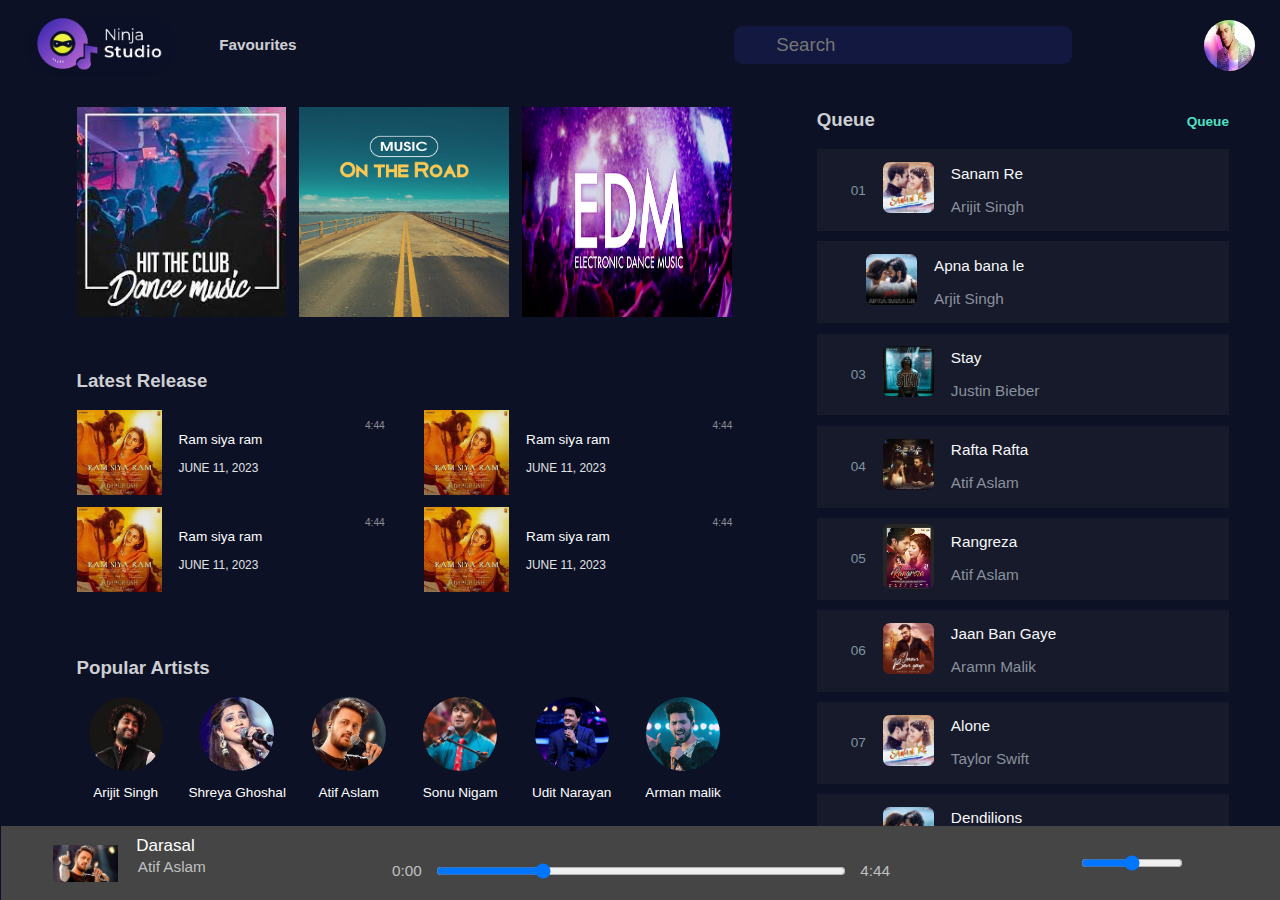
<file: index.html>
<!DOCTYPE html>
<html lang="en">

<head>
    <title>Ninja Studio - Music Player</title>
    <meta content="" name="Ninja Studio's Music Player">
    <meta name="description" content="Ninja Studio's Music Player">
    <meta name="keywords" content="Ninja, Studio, NinjaStudio, Music, Player">

    <meta charset="UTF-8">
    <!-- set viewport meta property -->
    <meta name="viewport" content="Width=device-width, initial-scale=1.0">

    <!-- linking the css file -->
    <link rel="stylesheet" href="style.css">

    <!-- use the below to use font-awesome icons -->
    <link rel="stylesheet" href="https://use.fontawesome.com/releases/v5.15.3/css/all.css" integrity="sha384-SZXxX4whJ79/gErwcOYf+zWLeJdY/qpuqC4cAa9rOGUstPomtqpuNWT9wdPEn2fk" crossorigin="anonymous">
</head>
<!-- body -->

<body>
    <div class="main-container">
        <header class="header">
            <div class="logo">
                <img src="Image/logo.png">
                <p class="fav">Favourites</p>
            </div>
            <div class="searchbox-container">
                <div class="search-box">
                    <i class="fas fa-search"></i>
                    <input type="text" placeholder="Search">
                    <i class="fas fa-microphone"></i>
                </div>
                <i class="fas bell fa-bell"></i>
                <img class="profile-photo" src="Image/justin.jpg">
            </div>
        </header>

        <div class="for-responsiveness">
            <main>
                <div class="carousel">
               
                   <img src="Image/dance.jpg">
                    <img src="Image/roadtrip.jpg">
                    <img src="Image/edm.jpg">
            </div>

                <div id="queue-1" class="queue-container">
                    <div class="queue-header">
                        <p>Queue</p>
                        <div class="queue-btn-container">

                            <!-- here label is acting as a button for dropdown effect -->
                            <label for="mycheckbox">Queue <span><i class="fas fa-angle-down"></i></span></label>
                            <input type="checkbox" id="mycheckbox">
                            <div class="queue-btn-dropdown">
                                <a href="">Playlists</a>
                                <hr>
                                <a href="">Favourite Songs</a>
                            </div>
                        </div>
                    </div>

                   <div class="queue-elements-container">
                    <div class="queue-element">
                        <div class="song-image-container">
                            <p class="queue-number">01</p>
                            <div class="image-container">
                                <img class="queue-song-img" src="Image/sanam re.jpg">
                                <i class="fas play-btn fa-play"></i>
                            </div>
                            <div class="song-and-artist-container">
                                <p class="queue-song-name">Sanam Re</p>
                                <p class="queue-artist-name">Arijit Singh</p>
                            </div>
                        </div>
                        <span class="nav-link">
                            <button></button><button><i class="far wishlist-icon fa-heart"></i></button>                        
                        </span>
                    </div>
                    <div class="queue-element">
                        <div class="song-image-container">
                            <i class="fas currently-on-song fa-stream"></i>
                            <div class="image-container">
                                
                                <img class="queue-song-img" src="Image/apna bana le.jpg">
                                <i class="fas play-btn fa-play"></i>
                            </div>
                            <div class="song-and-artist-container">
                                <p class="queue-song-name">Apna bana le</p>
                                <p class="queue-artist-name">Arijit Singh</p>
                            </div>
                        </div>
                        <span class="nav-link">
                            <button><i class="far wishlist-icon fa-heart"></i></button>
                        </span>
                    </div>
                    <div class="queue-element">
                        <div class="song-image-container">
                            <p class="queue-number">03</p>
                            <div class="image-container">
                                <img class="queue-song-img" src="Image/stay.png">
                                <i class="fas play-btn fa-play"></i>
                            </div>
                            <div class="song-and-artist-container">
                                <p class="queue-song-name">Stay</p>
                                <p class="queue-artist-name">Justin Beiber</p>
                            </div>
                        </div>
                        <span class="nav-link">
                            <button><i class="far wishlist-icon fa-heart"></i></button>
                        </span>
                    </div>
                    <div class="queue-element">
                        <div class="song-image-container">
                            <p class="queue-number">04</p>
                            <div class="image-container">
                                <img class="queue-song-img" src="Image/rafta.jpg">
                                <i class="fas play-btn fa-play"></i>
                            </div>
                            <div class="song-and-artist-container">
                                <p class="queue-song-name">Rafta Rafta</p>
                                <p class="queue-artist-name">Atif Aslam</p>
                            </div>
                        </div>
                        <span class="nav-link">
                            <button><i class="far wishlist-icon fa-heart"></i></button>
                        </span>

                    </div>
                    <div class="queue-element">
                        <div class="song-image-container">
                            <p class="queue-number">05</p>
                            <div class="image-container">
                                <img class="queue-song-img" src="Image/rangreza.jpg">
                                <i class="fas play-btn fa-play"></i>
                            </div>
                            <div class="song-and-artist-container">
                                <p class="queue-song-name">Rangreza</p>
                                <p class="queue-artist-name">Ranu mandal
                            </p></div>
                        </div>
                        <span class="nav-link">
                            <button><i class="far wishlist-icon fa-heart"></i></button>
                        </span>
                    </div>
                    <div class="queue-element">
                        <div class="song-image-container">
                            <p class="queue-number">06</p>
                            <div class="image-container">
                                <img class="queue-song-img" src="Image/jan ban agye.jpg">
                                <i class="fas play-btn fa-play"></i>
                            </div>
                            <div class="song-and-artist-container">
                                <p class="queue-song-name">Jaan Ban Gaye</p>
                                <p class="queue-artist-name">Arijit Singh</p>
                            </div>
                        </div>
                        <span class="nav-link">
                            <button><i class="far wishlist-icon fa-heart"></i></button>
                        </span>
                    </div>
                    <div class="queue-element">
                        <div class="song-image-container">
                            <p class="queue-number">07</p>
                            <div class="image-container">
                                <img class="queue-song-img" src="Image/sanam re.jpg">
                                <i class="fas play-btn fa-play"></i>
                            </div>
                            <div class="song-and-artist-container">
                                <p class="queue-song-name">Ram siya ram</p>
                                <p class="queue-artist-name">Sachet Tondon</p>
                            </div>
                        </div>
                        <span class="nav-link">
                            <button><i class="far wishlist-icon fa-heart"></i></button>
                        </span>
                    </div>
                    <div class="queue-element">
                        <div class="song-image-container">
                            <p class="queue-number">08</p>
                            <div class="image-container">
                                <img class="queue-song-img" src="Image/apna bana le.jpg">
                                <i class="fas play-btn fa-play"></i>
                            </div>
                            <div class="song-and-artist-container">
                                <p class="queue-song-name">Dendilions</p>
                                <p class="queue-artist-name">Dua Lipa</p>
                            </div>
                        </div>
                        <span class="nav-link">
                            <button><i class="far wishlist-icon fa-heart"></i></button>
                        </span>
                    </div>
                    <div class="queue-element">
                        <div class="song-image-container">
                            <p class="queue-number">09</p>
                            <div class="image-container">
                                <img class="queue-song-img" src="Image/stay.png">
                                <i class="fas play-btn fa-play"></i>
                            </div>
                            <div class="song-and-artist-container">
                                <p class="queue-song-name">Shape Of You</p>
                                <p class="queue-artist-name">Ed Sheeran</p>
                            </div>
                        </div>
                        <span class="nav-link">
                            <button><i class="far wishlist-icon fa-heart"></i></button>
                        </span>
                    </div>
                    <div class="queue-element">
                        <div class="song-image-container">
                            <p class="queue-number">10</p>
                            <div class="image-container">
                                <img class="queue-song-img" src="Image/rafta.jpg">
                                <i class="fas play-btn fa-play"></i>
                            </div>
                            <div class="song-and-artist-container">
                                <p class="queue-song-name">Unstoppable</p>
                                <p class="queue-artist-name">Sia</p>
                            </div>
                        </div>
                        <span class="nav-link">
                            <button><i class="far wishlist-icon fa-heart"></i></button>
                        </span>
                    </div>
                    <div class="queue-element">
                        <div class="song-image-container">
                            <p class="queue-number">11</p>
                            <div class="image-container">
                                <img class="queue-song-img" src="Image/rangreza.jpg">
                                <i class="fas play-btn fa-play"></i>
                            </div>
                            <div class="song-and-artist-container">
                                <p class="queue-song-name">Alone</p>
                                <p class="queue-artist-name">Alan walker</p>
                            </div>
                        </div>
                        <span class="nav-link">
                            <button><i class="far wishlist-icon fa-heart"></i></button>
                        </span>
                    </div>
                    <div class="queue-element">
                        <div class="song-image-container">
                            <p class="queue-number">12</p>
                            <div class="image-container">
                                <img class="queue-song-img" src="Image/jan ban agye.jpg">
                                <i class="fas play-btn fa-play"></i>
                            </div>
                            <div class="song-and-artist-container">
                                <p class="queue-song-name">hymns of weekend</p>
                                <p class="queue-artist-name">Coldplay</p>
                            </div>
                        </div>
                        <span class="nav-link">
                            <button><i class="far wishlist-icon fa-heart"></i></button>
                        </span>
                    </div>
                </div>
            </div>

                <div class="latest-release-container">
                    <div class="latest-release-header">
                        <p>Latest Release</p>
                    </div>
                    <div class="latest-release-cards-container">
                        <div class="latest-release-card">
                            <div class="song-name-and-img-container">
                                <div class="latest-release-img-container">
                                    <label for="play-btn-checkbox1" class="just">
                                    <i class="fas latest-release-play-btn fa-play play-1"></i>
                                     <input type="checkbox" id="play-btn-checkbox1">
                                    


                                     <label for="pause-btn-checkbox1">
                                    <i class="latest-release-pause-btn fas fa-pause pause-1"></i>
                                    <input type="checkbox" id="pause-btn-checkbox1">
                                    </label>
                                </div>
                                <div>
                                    <p class="song-name">Ram siya ram</p>
                                    <p class="date">JUNE 11, 2023</p>
                                </div>
                            </div>

                            <div class="latest-release-dropdown-container">
                                <label for="latest-release-checkbox1"><i class="fas more-details fa-ellipsis-h"></i></label>
                                <input type="checkbox" id="latest-release-checkbox1">
                                <div class="latest-release-dropdown">

                                    <div class="links-container">
                                        <i class="fas fa-play"></i>
                                        <a href="">Play Now</a>
                                    </div>

                                    <hr>

                                    <div class="links-container">
                                        <i class="fas fa-plus"></i>
                                        <a href="">Add To Queue</a>
                                    </div>

                                    <hr>

                                    <div class="links-container">
                                        <i class="fas fa-bars"></i>
                                        <a href="">Add To Favourites</a>
                                    </div>

                                    <hr>

                                    <div class="links-container">
                                        <i class="fas fa-exclamation-circle"></i>
                                        <a href=""><span></span>Get Info</a>
                                    </div>

                                </div>
                                <p class="time">4:44</p>
                            </div>

                        </div>
                        <div class="latest-release-card">
                            <div class="song-name-and-img-container">
                                <div class="latest-release-img-container">
                                    <label for="play-btn-checkbox2"><i class="fas latest-release-play-btn fa-play play-2"></i><i class="latest-release-pause-btn fas fa-pause pause-2"></i></label>
                                </div>
                                <div>
                                    <p class="song-name">Ram siya ram</p>
                                    <p class="date">JUNE 11, 2023</p>
                                </div>
                            </div>

                            <div class="latest-release-dropdown-container">
                                <label for="latest-release-checkbox2"><i class="fas more-details fa-ellipsis-h"></i></label>
                                <input type="checkbox" id="latest-release-checkbox2">
                                <div class="latest-release-dropdown">

                                    <div class="links-container">
                                        <i class="fas fa-play"></i>
                                        <a href="">Play Now</a>
                                    </div>

                                    <hr>

                                    <div class="links-container">
                                        <i class="fas fa-plus"></i>
                                        <a href="">Add To Queue</a>
                                    </div>

                                    <hr>

                                    <div class="links-container">
                                        <i class="fas fa-bars"></i>
                                        <a href="">Add To Favourites</a>
                                    </div>

                                    <hr>

                                    <div class="links-container">
                                        <i class="fas fa-exclamation-circle"></i>
                                        <a href=""><span></span>Get Info</a>
                                    </div>

                                </div>
                                <p class="time">4:44</p>
                            </div>

                        </div>
                    </div>
                    <div class="latest-release-cards-container">
                        <div class="latest-release-card">
                            <div class="song-name-and-img-container">
                                <div class="latest-release-img-container">
                                    <label for="play-btn-checkbox3"><i class="fas latest-release-play-btn fa-play play-3"></i><i class="latest-release-pause-btn fas fa-pause pause-3"></i></label>
                                </div>
                                <div>
                                    <p class="song-name">Ram siya ram</p>
                                    <p class="date">JUNE 11, 2023</p>
                                </div>
                            </div>

                            <div class="latest-release-dropdown-container">
                                <label for="latest-release-checkbox3"><i class="fas more-details fa-ellipsis-h"></i></label>
                                <input type="checkbox" id="latest-release-checkbox3">
                                <div class="latest-release-dropdown">

                                    <div class="links-container">
                                        <i class="fas fa-play"></i>
                                        <a href="">Play Now</a>
                                    </div>

                                    <hr>

                                    <div class="links-container">
                                        <i class="fas fa-plus"></i>
                                        <a href="">Add To Queue</a>
                                    </div>

                                    <hr>

                                    <div class="links-container">
                                        <i class="fas fa-bars"></i>
                                        <a href="">Add To Favourites</a>
                                    </div>

                                    <hr>

                                    <div class="links-container">
                                        <i class="fas fa-exclamation-circle"></i>
                                        <a href=""><span></span>Get Info</a>
                                    </div>

                                </div>
                                <p class="time">4:44</p>
                            </div>

                        </div>
                        <div class="latest-release-card">
                            <div class="song-name-and-img-container">
                                <div class="latest-release-img-container">
                                    <label for="play-btn-checkbox4"><i class="fas latest-release-play-btn fa-play play-4"></i><i class="latest-release-pause-btn fas fa-pause pause-4"></i></label>
                                </div>
                                <div>
                                    <p class="song-name">Ram siya ram</p>
                                    <p class="date">JUNE 11, 2023</p>
                                </div>
                            </div>

                            <div class="latest-release-dropdown-container">
                                <label for="latest-release-checkbox4"><i class="fas more-details fa-ellipsis-h"></i></label>
                                <input type="checkbox" id="latest-release-checkbox4">
                                <div class="latest-release-dropdown">

                                    <div class="links-container">
                                        <i class="fas fa-play"></i>
                                        <a href="">Play Now</a>
                                    </div>

                                    <hr>

                                    <div class="links-container">
                                        <i class="fas fa-plus"></i>
                                        <a href="">Add To Queue</a>
                                    </div>

                                    <hr>

                                    <div class="links-container">
                                        <i class="fas fa-bars"></i>
                                        <a href="">Add To Favourites</a>
                                    </div>

                                    <hr>

                                    <div class="links-container">
                                        <i class="fas fa-exclamation-circle"></i>
                                        <a href=""><span></span>Get Info</a>
                                    </div>

                                </div>
                                <p class="time">4:44</p>
                            </div>

                        </div>
                    </div>
                </div>

                <div class="popular-artists-container">
                    <div class="popular-artists-header">
                        <p>Popular Artists</p>
                    </div>
                    <div class="popular-artists-img-container">
                        <div class="popular-artists-1-container">
                            <div class="popular-artists-img1-container">
                                <div class="popular-artists">
                                    <a href="index2.html"><i class="fas popular-artists-play-btn fa-play"></i></a>
                                </div>
                            </div>

                            <p>Arijit Singh</p>
                        </div>
                        <div class="popular-artists-1-container">
                            <div class="popular-artists-img1-container">
                                <div class="popular-artists popular-artists-2">
                                    <a href="index2.html"><i class="fas popular-artists-play-btn fa-play"></i></a>
                                </div>
                            </div>

                            <p>Shreya Ghoshal</p>
                        </div>
                        <div class="popular-artists-1-container">
                            <div class="popular-artists-img1-container">
                                <div class="popular-artists popular-artists-3">
                                    <a href="index2.html"><i class="fas popular-artists-play-btn fa-play"></i></a>
                                </div>
                            </div>

                            <p>Atif Aslam</p>
                        </div>
                        <div class="popular-artists-1-container">
                            <div class="popular-artists-img1-container">
                                <div class="popular-artists popular-artists-4">
                                    <a href="index2.html"><i class="fas popular-artists-play-btn fa-play"></i></a>
                                </div>
                            </div>

                            <p>Sonu Nigam</p>
                        </div>
                        <div class="popular-artists-1-container">
                            <div class="popular-artists-img1-container">
                                <div class="popular-artists popular-artists-5">
                                    <a href="index2.html"><i class="fas popular-artists-play-btn fa-play"></i></a>
                                </div>
                            </div>

                            <p>Udit Narayan</p>
                        </div>
                        <div class="popular-artists-1-container">
                            <div class="popular-artists-img1-container">
                                <div class="popular-artists popular-artists-6">
                                    <a href="index2.html"><i class="fas popular-artists-play-btn fa-play"></i></a>
                                </div>
                            </div>

                            <p>Arman malik</p>
                        </div>
                    </div>
                </div>

                <div class="stations-container">
                    <div class="stations-logo-container">
                        <div class="stations-logo-img-container">

                        </div>
                    </div>

                    <div class="stations-img-container">
                        <div class="stations-img">
                            <!-- <div class="station-1"> -->
                            <div class="img-1">

                            </div>
                            <!-- <p>Love</p>
                  </div> -->
                        </div>
                        <p class="stations-para">Love</p>
                    </div>

                    <div class="stations-img-container">
                        <div class="stations-img">
                            <!-- <div class="station-1"> -->
                            <div class="img-1 img-2">

                            </div>
                            <!-- <p>Love</p>
                  </div> -->
                        </div>
                        <p class="stations-para">Retro</p>
                    </div>

                    <div class="stations-img-container">
                        <div class="stations-img">
                            <!-- <div class="station-1"> -->
                            <div class="img-1 img-3">

                            </div>
                            <!-- <p>Love</p>
              </div> -->
                        </div>
                        <p class="stations-para">Chill</p>
                    </div>

                    <div class="stations-img-container">
                        <div class="stations-img">
                            <!-- <div class="station-1"> -->
                            <div class="img-1 img-4">

                            </div>
                            <!-- <p>Love</p>
              </div> -->
                        </div>
                        <p class="stations-para">Workout</p>
                    </div>

                    <div class="stations-img-container">
                        <div class="stations-img">
                            <!-- <div class="station-1"> -->
                            <div class="img-1 img-5">

                            </div>
                            <!-- <p>Love</p> -->
                            <!-- </div> -->
                        </div>
                        <p class="stations-para">Rock</p>
                    </div>

                    <div class="stations-img-container">
                        <div class="stations-img">
                            <!-- <div class="station-1"> -->
                            <div class="img-1 img-6">

                            </div>
                            <!-- <p>Love</p>
              </div> -->
                        </div>
                        <p class="stations-para">Pop</p>
                    </div>
                </div>

                <div class="genre-container">
                    <div class="genre-img-container">
                        <p>Party</p>
                    </div>

                    <div class="genre-img-container genre-img-2">
                        <p>Electronic</p>
                    </div>

                    <div class="genre-img-container genre-img-3">
                        <p>Road Trip</p>
                    </div>
                </div>

                <div class="latest-english-container">
                    <div class="latest-english-header">
                        <p>Latest English</p>
                    </div>

                    <div class="latest-english-content">
                        <div class="latest-english-card-container">
                            <img src="Image/hurts-so.jpg">
                            <p>Hurts so Good</p>
                            <p>JUNE 11, 2023</p>
                        </div>
                        <div class="latest-english-card-container">
                            <img src="Image/dendilions.jpg">
                            <p>Dendilions</p>
                            <p>JUNE 11, 2023</p>
                        </div>
                        <div class="latest-english-card-container">
                            <img src="Image/gangsta.jpg">
                            <p>Paradise</p>
                            <p>JUNE 11, 2023</p>
                        </div>
                        <div class="latest-english-card-container">
                            <img src="Image/infinity.jpg">
                            <p>Infinity</p>
                            <p>JUNE 11, 2023</p>
                        </div>
                        <div class="latest-english-card-container">
                            <img src="Image/Alone.jpg">
                            <p>Alone pt-II</p>
                            <p>JUNE 11, 2023</p>
                        </div>
                        <div class="latest-english-card-container">
                            <img src="Image/stay.png">
                            <p>Stay</p>
                            <p>JUNE 11, 2023</p>
                        </div>
                    </div>
                </div>
                <!-- Latest English Container -->
                <div class="latest-english-container">
                    <div class="latest-english-header">
                        <p>Latest Hindi</p>
                    </div>

                    <div class="latest-english-content">
                        <div class="latest-english-card-container">
                            <img src="Image/deva deva.jpg">
                            <p>Deva Deva</p>
                            <p>JUNE 11, 2023</p>
                        </div>
                        <div class="latest-english-card-container">
                            <img src="Image/apna bana le.jpg">
                            <p>Apna Bana Le</p>
                            <p>JUNE 11, 2023</p>
                        </div>
                        <div class="latest-english-card-container">
                            <img src="Image/phir aur kya.jpg">
                            <p>Phir Aur kya</p>
                            <p>JUNE 11, 2023</p>
                        </div>
                        <div class="latest-english-card-container">
                            <img src="Image/zihale.jpg">
                            <p>Zihal-e-Miskin</p>
                            <p>JUNE 11, 2023</p>
                        </div>
                        <div class="latest-english-card-container">
                            <img src="Image/rafta.jpg">
                            <p>Rafta Rafta</p>
                            <p>JUNE 11, 2023</p>
                        </div>
                        <div class="latest-english-card-container">
                            <img src="Image/sanam re.jpg">
                            <p>Sanam Re</p>
                            <p>JUNE 11, 2023</p>
                        </div>
                    </div>
                </div>
            </main>

        <!-- Queue Container 2 -->
            <div id="queue-2" class="queue-container">
                <div class="queue-header">
                    <p>Queue</p>
                    <div class="queue-btn-container">

                        <!-- here label is acting as a button for dropdown effect -->
                        <label for="mycheckbox2">Queue<span><i class="fas fa-angle-down"></i></span></label>
                        <input type="checkbox" id="mycheckbox2">
                        <div class="queue-btn-dropdown">
                            <a href="">Playlists</a>
                            <hr>
                            <a href="">Favourite Songs</a>
                        </div>
                    </div>
                </div>

                <div class="queue-elements-container">
                    <div class="queue-element">
                        <div class="song-image-container">
                            <p class="queue-number">01</p>
                            <div class="image-container">
                                <img class="queue-song-img" src="Image/sanam re.jpg">
                                <i class="fas play-btn fa-play"></i>
                            </div>
                            <div class="song-and-artist-container">
                                <p class="queue-song-name">Sanam Re</p>
                                <p class="queue-artist-name">Arijit Singh</p>
                            </div>
                        </div>
                        <span class="nav-link">
                            <button></button><button><i class="far wishlist-icon fa-heart"></i></button>                        
                        </span>
                    </div>
                    <div class="queue-element">
                        <div class="song-image-container">
                            <i class="fas currently-on-song fa-stream"></i>
                            <div class="image-container">
                                
                                <img class="queue-song-img" src="Image/apna bana le.jpg">
                                <i class="fas play-btn fa-play"></i>
                            </div>
                            <div class="song-and-artist-container">
                                <p class="queue-song-name">Apna bana le</p>
                                <p class="queue-artist-name">Arjit Singh</p>
                            </div>
                        </div>
                        <span class="nav-link">
                            <button><i class="far wishlist-icon fa-heart"></i></button>
                        </span>
                    </div>
                    <div class="queue-element">
                        <div class="song-image-container">
                            <p class="queue-number">03</p>
                            <div class="image-container">
                                <img class="queue-song-img" src="Image/stay.png">
                                <i class="fas play-btn fa-play"></i>
                            </div>
                            <div class="song-and-artist-container">
                                <p class="queue-song-name">Stay</p>
                                <p class="queue-artist-name">Justin Bieber</p>
                            </div>
                        </div>
                        <span class="nav-link">
                            <button><i class="far wishlist-icon fa-heart"></i></button>
                        </span>
                    </div>
                    <div class="queue-element">
                        <div class="song-image-container">
                            <p class="queue-number">04</p>
                            <div class="image-container">
                                <img class="queue-song-img" src="Image/rafta.jpg">
                                <i class="fas play-btn fa-play"></i>
                            </div>
                            <div class="song-and-artist-container">
                                <p class="queue-song-name">Rafta Rafta</p>
                                <p class="queue-artist-name">Atif Aslam</p>
                            </div>
                        </div>
                        <span class="nav-link">
                            <button><i class="far wishlist-icon fa-heart"></i></button>
                        </span>

                    </div>
                    <div class="queue-element">
                        <div class="song-image-container">
                            <p class="queue-number">05</p>
                            <div class="image-container">
                                <img class="queue-song-img" src="Image/rangreza.jpg">
                                <i class="fas play-btn fa-play"></i>
                            </div>
                            <div class="song-and-artist-container">
                                <p class="queue-song-name">Rangreza</p>
                                <p class="queue-artist-name">Atif Aslam
                            </p></div>
                        </div>
                        <span class="nav-link">
                            <button><i class="far wishlist-icon fa-heart"></i></button>
                        </span>
                    </div>
                    <div class="queue-element">
                        <div class="song-image-container">
                            <p class="queue-number">06</p>
                            <div class="image-container">
                                <img class="queue-song-img" src="Image/jan ban agye.jpg">
                                <i class="fas play-btn fa-play"></i>
                            </div>
                            <div class="song-and-artist-container">
                                <p class="queue-song-name">Jaan Ban Gaye</p>
                                <p class="queue-artist-name">Aramn Malik</p>
                            </div>
                        </div>
                        <span class="nav-link">
                            <button><i class="far wishlist-icon fa-heart"></i></button>
                        </span>
                    </div>
                    <div class="queue-element">
                        <div class="song-image-container">
                            <p class="queue-number">07</p>
                            <div class="image-container">
                                <img class="queue-song-img" src="Image/sanam re.jpg">
                                <i class="fas play-btn fa-play"></i>
                            </div>
                            <div class="song-and-artist-container">
                                <p class="queue-song-name">Alone</p>
                                <p class="queue-artist-name">Taylor Swift</p>
                            </div>
                        </div>
                        <span class="nav-link">
                            <button><i class="far wishlist-icon fa-heart"></i></button>
                        </span>
                    </div>
                    <div class="queue-element">
                        <div class="song-image-container">
                            <p class="queue-number">08</p>
                            <div class="image-container">
                                <img class="queue-song-img" src="Image/apna bana le.jpg">
                                <i class="fas play-btn fa-play"></i>
                            </div>
                            <div class="song-and-artist-container">
                                <p class="queue-song-name">Dendilions</p>
                                <p class="queue-artist-name">Dua Lipa</p>
                            </div>
                        </div>
                        <span class="nav-link">
                            <button><i class="far wishlist-icon fa-heart"></i></button>
                        </span>
                    </div>
                    <div class="queue-element">
                        <div class="song-image-container">
                            <p class="queue-number">09</p>
                            <div class="image-container">
                                <img class="queue-song-img" src="Image/stay.png">
                                <i class="fas play-btn fa-play"></i>
                            </div>
                            <div class="song-and-artist-container">
                                <p class="queue-song-name">On my Way</p>
                                <p class="queue-artist-name">Alan Walker</p>
                            </div>
                        </div>
                        <span class="nav-link">
                            <button><i class="far wishlist-icon fa-heart"></i></button>
                        </span>
                    </div>
                    <div class="queue-element">
                        <div class="song-image-container">
                            <p class="queue-number">10</p>
                            <div class="image-container">
                                <img class="queue-song-img" src="Image/rafta.jpg">
                                <i class="fas play-btn fa-play"></i>
                            </div>
                            <div class="song-and-artist-container">
                                <p class="queue-song-name">Unstoppable</p>
                                <p class="queue-artist-name">Sia</p>
                            </div>
                        </div>
                        <span class="nav-link">
                            <button><i class="far wishlist-icon fa-heart"></i></button>
                        </span>
                    </div>
                    <div class="queue-element">
                        <div class="song-image-container">
                            <p class="queue-number">11</p>
                            <div class="image-container">
                                <img class="queue-song-img" src="Image/rangreza.jpg">
                                <i class="fas play-btn fa-play"></i>
                            </div>
                            <div class="song-and-artist-container">
                                <p class="queue-song-name">underdog</p>
                                <p class="queue-artist-name">Sia</p>
                            </div>
                        </div>
                        <span class="nav-link">
                            <button><i class="far wishlist-icon fa-heart"></i></button>
                        </span>
                    </div>
                    <div class="queue-element">
                        <div class="song-image-container">
                            <p class="queue-number">12</p>
                            <div class="image-container">
                                <img class="queue-song-img" src="Image/jan ban agye.jpg">
                                <i class="fas play-btn fa-play"></i>
                            </div>
                            <div class="song-and-artist-container">
                                <p class="queue-song-name">hymns of weekend</p>
                                <p class="queue-artist-name">Coldplay</p>
                            </div>
                        </div>
                        <span class="nav-link">
                            <button><i class="far wishlist-icon fa-heart"></i></button>
                        </span>
                    </div>
                    <div class="queue-element">
                        <div class="song-image-container">
                            <p class="queue-number">13</p>
                            <div class="image-container">
                                <img class="queue-song-img" src="Image/jan ban agye.jpg">
                                <i class="fas play-btn fa-play"></i>
                            </div>
                            <div class="song-and-artist-container">
                                <p class="queue-song-name">hymns of weekend</p>
                                <p class="queue-artist-name">Coldplay</p>
                            </div>
                        </div>
                        <span class="nav-link">
                            <button><i class="far wishlist-icon fa-heart"></i></button>
                        </span>
                    </div>
                    <div class="queue-element">
                        <div class="song-image-container">
                            <p class="queue-number">14</p>
                            <div class="image-container">
                                <img class="queue-song-img" src="Image/jan ban agye.jpg">
                                <i class="fas play-btn fa-play"></i>
                            </div>
                            <div class="song-and-artist-container">
                                <p class="queue-song-name">hymns of weekend</p>
                                <p class="queue-artist-name">Coldplay</p>
                            </div>
                        </div>
                        <span class="nav-link">
                            <button><i class="far wishlist-icon fa-heart"></i></button>
                        </span>
                    </div>
                </div>
            </div>
        <footer class="footer">
            <!-- Song Thumnail, Title, Singer -->
            <div id="footer-song-info">
                <div id="footer-song-image"></div>
                <div id="footer-song-name">
                    <span style="color:white">Darasal</span>
                    <span class="subtitle">Atif Aslam</span>
                </div>
                <div style="display: inherit">
                    <span class="nav-link">
	                    <i class="far fa-heart subtitle"></i>
	                </span>
                    <span class="nav-link">
	                    <i class="fas fa-ban subtitle"></i>
	                </span>
                </div>
            </div>

            <!-- Contains Player Controls: Play, Pause, Next, Previous, Shuffle and Repeat with Slider -->
            <div id="player">

                <div id="player-control">
                    <div><i class="fas fa-random" style="color:white;"></i></div>
                    <div><i class="fas fa-step-backward" style="color:white;"></i></div>
                    <div><i class="far fa-pause-circle" style="font-size: 2rem; color:white;"></i></div>
                    <div><i class="fas fa-step-forward" style="color:white;"></i></div>
                    <div><i class="fas fa-redo" style="color:white;"></i></div>
                </div>

                <div id="player-slider-container">
                    <div class="subtitle">
                        0:00
                    </div>

                    <input type="range" min="0" max="100" value="25">

                    <div class="subtitle">
                        4:44
                    </div>
                </div>
            </div>

            <!-- Volume buttom, Expand button -->
            <div class="player-extras">
                <div>
                    <i class="fas fa-list-ul" style="color:white;"></i>
                </div>
                <div>
                    <i class="fas fa-laptop" style="color:white;"></i>
                </div>

                <div class="volume-container" style="color:white;">
                    <span><i class="fas fa-volume-up"></i></span>
                    <input type="range" min="0" max="100" value="50" class="slider" id="volume-slider">
                </div>
                <div><i class="fas fa-expand" style="color:white;"></i></div>
            </div>

        </footer>
    </div>



</div></body>

</html>
</file>
<file: style.css>
html {
  font-size: 7px;
}


* {
  box-sizing: border-box;
  font-family: Arial, Helvetica, sans-serif;
}

body {
  margin: 0;
}

.main-container {
  height: 100vh;
  background-color: #0C1126;
  overflow-y: auto;
}


/* header */

.header {
  height: 10vh;
  padding: 1.5rem;
  display: flex;
  justify-content: space-between;
  align-items: center;
}

.logo {
  display: flex;
  justify-content: flex-start;
  align-items: center;
  width: 18%;
}

.logo img {
  width: auto;
  height: 61px;
  border-radius: 2.5rem;
  margin-right: 0.8rem;
  max-height: 6rem;
  max-width: 18rem;
}

.fav {
  color: #CECFD3;
  font-size: 0.9rem;
  font-weight: 600;
  margin-left: 30px;
}

.searchbox-container {
  display: flex;
  justify-content: flex-end;
  align-items: center;
  width: 55%;
}

.search-box {
  padding: 0.5rem;
  padding-left: 0.5rem;
  padding-right: 0.5rem;
  background-color: #12183F;
  border-radius: 0.5rem;
  display: flex;
  align-items: center;
  justify-content: space-between;
  width: 50%;
  margin-right: 4rem;
}

.search-box input {
  font-size: 1.1rem;
  padding: 0.6rem;
  padding-left: 0.1rem;
  background-color: transparent;
  width: 80%;
  height: 0.7rem;
  border: 0;
  margin-left: 0.3rem;
  margin-right: 0.3rem;
  color: white;
}

.search-box input:focus {
  outline: none;
}

.search-box i {
  color: white;
  /* font-size: 2rem; */
}

.profile-photo {
  width: 3rem;
  height: 3rem;
  border-radius: 1.5rem;
  margin-left: 0.8rem;
}

.bell {
  color: #E7E7E6;
  margin-right: 50px;
}


/* content */

main {
  display: flex;
  flex-direction: column;
  justify-content: flex-start;
  align-items: center;
  height: 90vh;
  overflow-y: auto;
  padding: 1.5rem;
  padding-top: 1rem;
  padding-bottom: 0rem;
}


.nav-link a{
  padding: 8px 8px 8px 32px;
  text-decoration: none;
  font-size: 13px;
  color: #fff;
  display: block;
  transition: 0.3s;
}
.nav-link .active{
  color:#1dd65f;
}
.nav-text{
  padding-left: 18px;
}

.nav-link button {
  background: none;
  border: 0px;
  padding: 0px;
  font-size: 17px;
  line-height: 1;
  outline: none;
}

.nav-link button:hover {
  cursor: pointer;
}



.nav-link:hover a span{
  padding-left: 30px;
  transition: all 0.5s ease;
  color:#1dd65f;
}
.nav-link:hover i{
  color:#1dd65f;
}


/* carousel */

.carousel{
      width: 100%;
      margin-bottom: 2rem;
      display: flex;
      justify-content: space-between;
     

  }
.carousel img{
 width: 32%;
 height: 100%;
 transition: transform 0.2s ease-in-out;

}  

 .carousel img:hover{
transform: scale(1.1);
} 

/* queue */

.queue-container {
  width: 95%;
  margin-bottom: 2rem;
}

#queue-2 {
  display: none;
}

.queue-header {
  color: #CECFD3;
  font-size: 1.1rem;
  font-weight: 700;
  width: 100%;
  display: flex;
  justify-content: space-between;
  align-items: center;
}


/* implementing the dropdown(on queue button click) via checbox */


/* hide the checkbox */

.queue-header input {
  display: none;
}

.queue-header label {
  font-size: 0.8rem;
  color: #51E2C2;
}

.queue-btn-container {
  position: relative;
  cursor: pointer;
}


/* set position of dropdown absolute to the label to appear over other elements , set height 0 and overflow hidden add transition effect */

.queue-btn-dropdown {
  position: absolute;
  height: 0;
  overflow: hidden;
  top: 1.5rem;
  left: -4rem;
  background-color: white;
  text-align: center;
  transition: all 0.2s linear;
}

.queue-btn-dropdown a {
  text-decoration: none;
  font-size: 0.8rem;
  color: black;
}


/* on clicking the label dropdown will appear, make height non zero */

#mycheckbox:checked~div {
  height: 4.7rem;
  padding: 0.3rem;
}

#mycheckbox2:checked~div {
  height: 4.7rem;
  padding: 0.3rem;
}


/* queue elements */

.queue-elements-container {
  width: 100%;
  display: flex;
  flex-direction: column;
  justify-content: flex-start;
  align-items: center;
}

.queue-element {
  margin-bottom: 0.6rem;
  width: 100%;
  background-color: #1e222e98;
  display: flex;
  justify-content: space-between;
  align-items: center;
  padding-left: 2rem;
  padding-right: 2rem;
}

.song-image-container {
  display: flex;
  align-items: center;
  justify-content: flex-start;
}

.queue-number {
  font-size: 0.8rem;
  color: #8092A1;
  margin-right: 1rem;
}

.image-container {
  position: relative;
}

.queue-song-img {
  width: 3rem;
  border-radius: 0.4rem;
  margin-right: 1rem;
}

.queue-song-img~i {
  transition: all 0.2s ease-in-out;
}

.queue-song-img~i:hover {
  opacity: 0.9;
  height: 1rem;
}

.queue-song-img:hover~i {
  opacity: 0.9;
  height: 1rem;
}

.play-btn {
  position: absolute;
  height: 0;
  overflow: hidden;
  color: white;
  top: 1rem;
  left: 1rem;
}

.queue-song-name {
  font-size: 0.9rem;
  color: #F6F7F9;
}

.queue-artist-name {
  font-size: 0.9rem;
  color: #8A909D;
}

.wishlist-icon {
  color: #92A6B3;
}

.currently-on-song {
  color: #21B6D9;
  transform: rotate(-90deg);
  margin-right: 0.9rem;
}


/* latest-release */

.latest-release-container {
  width: 100%;
  margin-bottom: 2rem;
  display: flex;
  flex-direction: column;
  justify-content: flex-start;
}

.latest-release-header {
  width: 100%;
}

.latest-release-header p {
  color: #CECFD3;
  font-size: 1.1rem;
  font-weight: 700;
}

.latest-release-cards-container {
  width: 100%;
  display: flex;
  justify-content: space-between;
  align-items: center;
  margin-bottom: 0.7rem;
}

.latest-release-card {
  display: flex;
  align-items: flex-start;
  justify-content: space-between;
  width: 47%;
}

.song-name-and-img-container {
  display: flex;
  justify-content: flex-start;
  align-items: center;
}

.latest-release-img-container{
  background-image: url('Image/ram.jpg');
  background-size: cover;
  height: 5rem;
  width: 5rem;
  margin-right: 1rem;
  position: relative;
  opacity: 0.9;
}



.latest-release-play-btn {
  position: absolute;
  height: 0;
  overflow: hidden;
  color: white;
  top: 2rem;
  left: 2rem;
  opacity: 1;


}
.latest-release-img-container input{
position: absolute;
  top: 2rem;
  left: 2rem; 
}

#play-btn-checkbox1 ,#pause-btn-checkbox1{
display: none;
}


.latest-release-pause-btn {
  position: absolute;
  height: 0;
  overflow: hidden;
  color: white;
  top: 2rem;
  left: 2rem;
}

.latest-release-img-container:hover .latest-release-play-btn {
  height: 1rem;  
  z-index: 1;
}

#play-btn-checkbox1:checked .latest-release-pause-btn{
height: 1rem;
}

/* on clicking the play btns , make its height 0 (display none) */


/* on clicking the play btns , make its height 0 (display none) */

#play-btn-checkbox1:checked~.for-responsiveness>main>.latest-release-container div:nth-child(even) div:first-child>.song-name-and-img-container>.latest-release-img-container>label>i.play-1,
#play-btn-checkbox2:checked~.for-responsiveness>main>.latest-release-container div:nth-child(even) div:last-child>.song-name-and-img-container>.latest-release-img-container>label>i.play-2,
#play-btn-checkbox3:checked~.for-responsiveness>main>.latest-release-container div:last-child div:first-child>.song-name-and-img-container>.latest-release-img-container>label>i.play-3,
#play-btn-checkbox4:checked~.for-responsiveness>main>.latest-release-container div:last-child div:last-child>.song-name-and-img-container>.latest-release-img-container>label>i.play-4 {
  height: 0;
  overflow: hidden;
}


/* on clicking the play btns, make the height of pause btn non zero */

#play-btn-checkbox1:checked~.for-responsiveness>main>.latest-release-container div:nth-child(even) div:first-child>.song-name-and-img-container>.latest-release-img-container>label>i.pause-1,
#play-btn-checkbox2:checked~.for-responsiveness>main>.latest-release-container div:nth-child(even) div:last-child>.song-name-and-img-container>.latest-release-img-container>label>i.pause-2,
#play-btn-checkbox3:checked~.for-responsiveness>main>.latest-release-container div:last-child div:first-child>.song-name-and-img-container>.latest-release-img-container>label>i.pause-3,
#play-btn-checkbox4:checked~.for-responsiveness>main>.latest-release-container div:last-child div:last-child>.song-name-and-img-container>.latest-release-img-container>label>i.pause-4 {
  height: 1rem;
}


/* on clicking the play btns , make its height 0 (display none) */

.song-name {
  color: #FCFCFD;
  font-size: 0.8rem;
}

.date {
  color: #E2E3E5;
  font-size: 0.7rem;
}

.more-details {
  color: #93A9B2;
  font-size: 0.8rem;
}

.time {
  color: #8D8C93;
  font-size: 0.6rem;
}

.latest-release-dropdown-container {
  position: relative;
}

.latest-release-dropdown {
  position: absolute;
  z-index: 2;
  height: 0;
  overflow: hidden;
  top: 1rem;
  left: -6.9rem;
  background-color: white;
  text-align: center;
  transition: all 0.2s linear;
}

.latest-release-dropdown a {
  text-decoration: none;
  font-size: 0.8rem;
  color: black;
}

#latest-release-checkbox1,
#latest-release-checkbox2,
#latest-release-checkbox3,
#latest-release-checkbox4 {
  display: none;
}

#latest-release-checkbox1:checked~div,
#latest-release-checkbox2:checked~div,
#latest-release-checkbox3:checked~div,
#latest-release-checkbox4:checked~div {
  height: 8rem;
  width: 8.7rem;
  padding: 0.3rem;
}

.links-container {
  display: flex;
  justify-content: flex-start;
  align-items: center;
}

.links-container i {
  color: #8D89AD;
  margin-right: 0.7rem;
}


/* popular artists */

.popular-artists-container {
  width: 100%;
  margin-bottom: 2rem;
  display: flex;
  flex-direction: column;
  justify-content: flex-start;
}

.popular-artists-header {
  width: 100%;
}

.popular-artists-header p {
  color: #CECFD3;
  font-size: 1.1rem;
  font-weight: 700;
}

.popular-artists-img-container {
  width: 100%;
  display: flex;
  justify-content: space-between;
  align-items: flex-start;
  margin-bottom: 0.7rem;
}

.popular-artists-1-container {
  display: flex;
  flex-direction: column;
  justify-content: flex-start;
  align-items: center;
  text-align: center;
  width: 15%;
}

.popular-artists-1-container p {
  color: white;
  font-size: 0.8rem;
}

.popular-artists-img1-container {
  width: 75%;
  position: relative;
  overflow: hidden;
}

.popular-artists-img1-container::before {
  content: "";
  display: block;
  padding-top: 100%;
}

.popular-artists {
  position: absolute;
  padding-top: 42%;
  top: 0;
  left: 0;
  right: 0;
  bottom: 0;
  background-image: url(Image/arijit.jpg);
  background-position: center;
  background-size: 100% 100%;
  background-size: cover;
  border-radius: 4rem;
  transition: all 0.2s ease-in-out;
}

.popular-artists-2 {
  background-image: url(Image/shreya.jpg) !important;
}

.popular-artists-3 {
  background-image: url(Image/atif.jpg) !important;
}

.popular-artists-4 {
  background-image: url(Image/sonu.jpg) !important;
}

.popular-artists-5 {
  background-image: url(Image/udit.jpg) !important;
}

.popular-artists-6 {
  background-image: url(Image/arman.jpg) !important;
}

.popular-artists>a {
  position: static;
  height: 0;
  display: none;
  overflow: hidden;
  color: white;
}

.popular-artists:hover>a {
  height: 4rem;
  display: inline;
}

.popular-artists:hover {
  opacity: 0.7;
  color: white;
}


/* stations */

.stations-container {
  width: 100%;
  background-color: #101743;
  display: flex;
  align-items: center;
  justify-content: space-around;
  margin-bottom: 4rem;
}

.stations-logo-container {
  width: 18%;
  position: relative;
  overflow: hidden;
}

.stations-logo-container::before {
  content: "";
  display: block;
  padding-top: 100%;
}

.stations-logo-img-container {
  position: absolute;
  width: 100%;
  top: 0;
  left: 0;
  right: 0;
  bottom: 0;
  background-image: url(Image/stations-img.png);
  background-size: 100% 100%;
  background-repeat: no-repeat;
  background-position: center;
  background-size: contain;
}

.stations-img-container {
  width: 12%;
  position: relative;
}

.stations-img {
  width: 100%;
  overflow: hidden;
  position: relative;
}

.stations-img::before {
  content: "";
  display: block;
  padding-top: 100%;
}

.img-1 {
  filter: blur(1.1px);
  position: absolute;
  top: 0;
  left: 0;
  right: 0;
  bottom: 0;
  background-image: url(Image/love.jpg);
  background-position: center;
  background-size: 100% 100%;
  background-size: cover;
  border-radius: 4rem;
}

.img-2 {
  background-image: url(Image/retro.png) !important;
}

.img-3 {
  background-image: url(Image/chill.jpg) !important;
}

.img-4 {
  background-image: url(Image/workout.jpg) !important;
}

.img-5 {
  background-image: url(Image/rock.jpg) !important;
}

.img-6 {
  background-image: url(Image/pop.jpg) !important;
}

.stations-para {
  font-weight: bold;
  text-align: center;
  position: absolute;
  color: white;
  top: 50%;
  margin-top: -5px;
  left: 0;
  right: 0;
  margin-left: auto;
  margin-right: auto;
  font-size: 0.9rem;
}


/* genre */

.genre-container {
  width: 100%;
  margin-bottom: 2rem;
  display: flex;
  align-items: center;
  justify-content: space-between;
}
.genre-img-container {
  width: 32%;
  height: 9rem;
 

  background-image: url("Image/party.jpg");
  background-repeat: no-repeat;
  background-position: center;
  background-size: 100% 100%;
  position: relative;
  overflow: hidden;
  display: flex;
  flex-direction: column;
  justify-content: center;
  align-items: center;
  transition: all 0.3s ease-in-out;
}

.genre-img-container:hover {
  background-size: 120% 120%;
}

.genre-img-container p {
  color: #FAFAFB;
  text-align: center;
  font-size: 1.3rem;
  position: absolute;
  left: 0;
  right: 0;
  margin-left: auto;
  margin-right: auto;
}

.genre-img-2 {
  background-image: url("Image/electronic.jpg");
}

.genre-img-3 {
  background-image: url("Image/roadtrip.jpg");
}


/* latest-english */

.latest-english-container {
/* height: 100%; */
  width: 100%;
  margin-bottom: 2rem;
  display: flex;
  flex-direction: column;
  justify-content: flex-start;
}

.latest-english-header {
  width: 100%;
}

.latest-english-header p {
  color: #CECFD3;
  font-size: 1.1rem;
  font-weight: 700;
}

.latest-english-content {
  width: 100%;
  display: flex;
  justify-content: space-between;
  align-items: flex-start;
  margin-bottom: 0.7rem;
}

.latest-english-card-container {
  width: 14%;
  display: flex;
  flex-direction: column;
  justify-content: flex-start;
  align-items: flex-start;
  height: 100%;
}

.latest-english-card-container img {
  width: 100%;
  height: 100%;
}

.latest-english-card-container p {
  color: #FFFEFE;
  font-size: 0.7rem;
}


/* footer (audio player controls)*/

footer {
  position: fixed;
  /* bottom: -100px; */
  /* display: none; */
  bottom: 0px;
  width: 100%;
  background-color: #454545;
  display: flex;
  flex-direction: row;
  align-items: center;
  justify-content: space-around;
  z-index: 5;
  padding-top: 0.2rem;
  padding-bottom: 0.2rem;
  height:74px;
  margin-left: -50px;
}
#play-checkbox:checked ~ .footer {
display: block; /* Show the footer */
}

#footer-song-info {
  /* display: none; */
  display: flex;
  flex-direction: row;
  align-items: center;
  justify-content: space-around;
  height: 100%;
  width: 20%;
}

#footer-song-info>div {
  margin: 1vh;
}

#footer-song-image {
  height: 4rem;
  width: 4rem;
  margin: 1vh;

  background: url("Image/atif.jpg") center no-repeat;
  background-size: contain;
}

#footer-song-name {
  height: 6vh;
  /* display: flex; */
  /* flex-direction: row;? */
  /* justify-content: space-around; */
  margin-left: 10px;
  color: white;
}
#footer-song-name span{
display: inline-block;
}
.subtitle {
  color: #C0C0C0;
  font-size: 0.9rem;
  margin: 0.1rem;
}


/*Player Controls*/


/* Pause, Next, Shuffle &other Icons and Slider Styling*/

#player {
  width: 40%;
  min-width: 200px;
  height: 80%;
  display: flex;
  flex-direction: column;
  justify-content: space-around;
  align-items: center;
}

#player>div {
  display: flex;
  justify-content: space-around;
  align-items: center;
}

#player-control {
  width: 50%;
}

#player-slider-container {
  width: 100%;
}

input[type="range"] {
  width: 80%;
}


/*Player Extras*/

.player-extras {
  display: flex;
  width: 20%;
  min-width: 115px;
  justify-content: space-around;
  align-items: center;
}

.volume-container {
  width: 50%;
  display: flex;
  justify-content: space-around;
  align-items: center;
}

#volume-slider {
  width: 80%;
}

i{
cursor: pointer;
}
/* hide scrollbar */


/* Hide scrollbar for Chrome, Safari and Opera */

main::-webkit-scrollbar {
  display: none;
}


/* Hide scrollbar for IE, Edge and Firefox */

main {
  -ms-overflow-style: none;
  /* IE and Edge */
  scrollbar-width: none;
  /* Firefox */
}


/* Hide scrollbar for Chrome, Safari and Opera */

#queue-2::-webkit-scrollbar {
  display: none;
}


/* Hide scrollbar for IE, Edge and Firefox */

#queue-2 {
  -ms-overflow-style: none;
  /* IE and Edge */
  scrollbar-width: none;
  /* Firefox */
}


/* media query for extra small devices */

@media (min-width: 365px) {
  html {
      font-size: 9px;
  }
}


/* media query for small devices */

@media (min-width: 576px) {
  html {
      font-size: 11px;
  }
}


/* media query for medium devices */

@media (min-width: 768px) {
  html {
      font-size: 13px;
  }
  .current-song-container {
      flex-direction: row;
  }
  .current-song-container img {
      width: 25%;
      margin-right: 1rem;
      max-height: none;
  }
  .current-song-button-container {
      display: flex;
      flex-direction: row;
  }
  .current-song-more-options-container {
      flex-direction: row;
  }
  .for-responsiveness {
      padding-left: 3rem;
      padding-right: 3rem;
      display: flex;
      justify-content: space-between;
  }
  main {
      width: 60%;
  }
  #queue-1 {
      display: none;
  }
  #queue-2 {
      display: block;
      width: 35%;
      height: 90vh;
      overflow-y: auto;
      margin-bottom: 0;
  }
 
}


/* media query for large devices */

@media (min-width: 992px) {
  html {
      font-size: 15px;
  }
}


/* media query for extra-large devices */

@media (min-width: 1200px) {
  html {
      font-size: 17px;
  }
}
</file>
